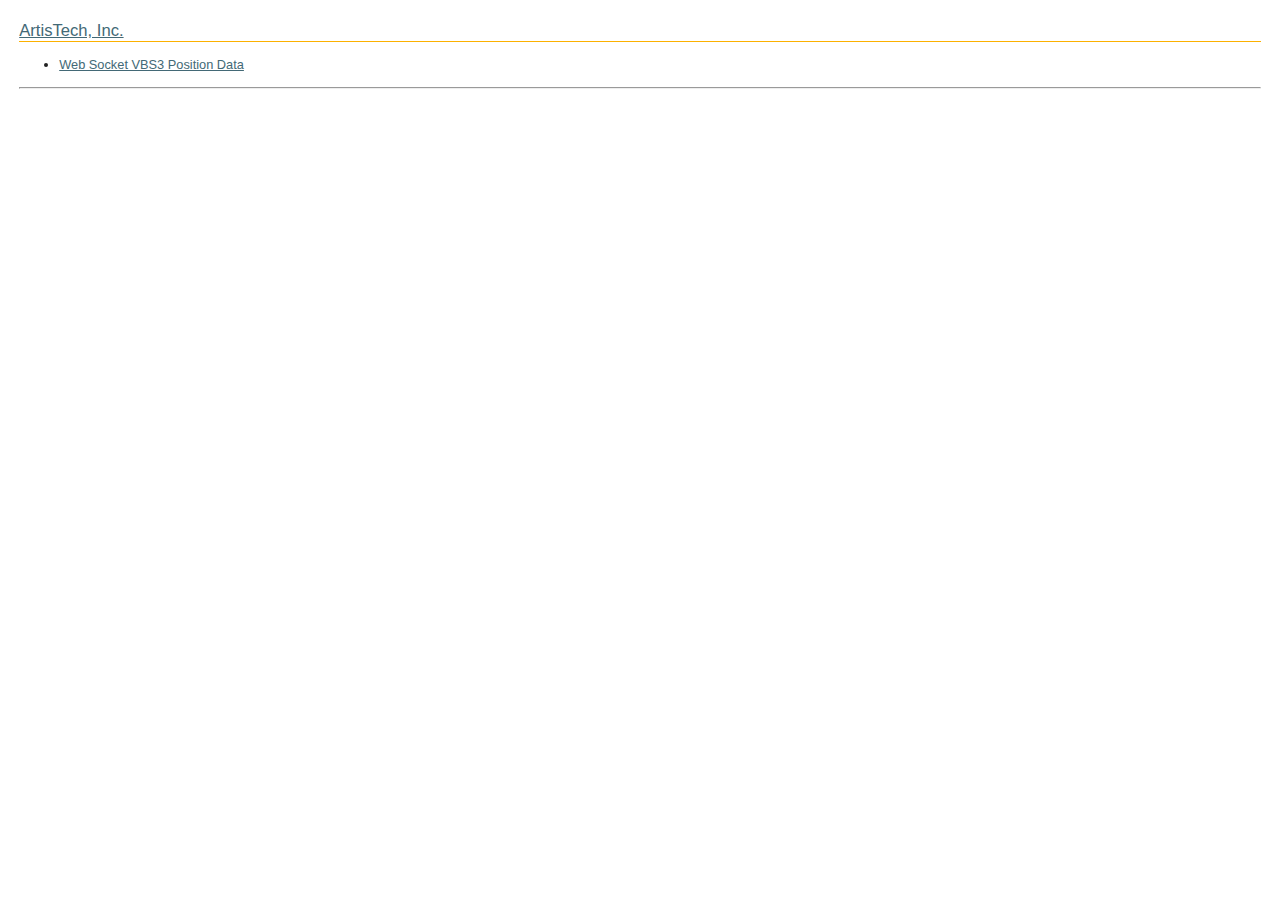
<file: vbs3-pos-subscriber/src/main/resources/com/artistech/jetty/content/index.html>
<!DOCTYPE html>
<!--
To change this license header, choose License Headers in Project Properties.
To change this template file, choose Tools | Templates
and open the template in the editor.
-->
<html>
    <head>
        <title>VBS3 - Jetty</title>
        <meta charset="UTF-8">
        <meta name="viewport" content="width=device-width, initial-scale=1.0">
        <link rel="stylesheet" href="style.css" type="text/css">
        <link rel="icon" 
              type="image/png" 
              href="favicon.png" />
    </head>
    <body>
        <div>
            <h1>
                <a href="http://artistech.com">ArtisTech, Inc.</a>
            </h1>
            <ul>
                <li><a href="ws.html">Web Socket VBS3 Position Data</a></li>
            </ul>
        </div>
        <hr />
    </body>
</html>
</file>
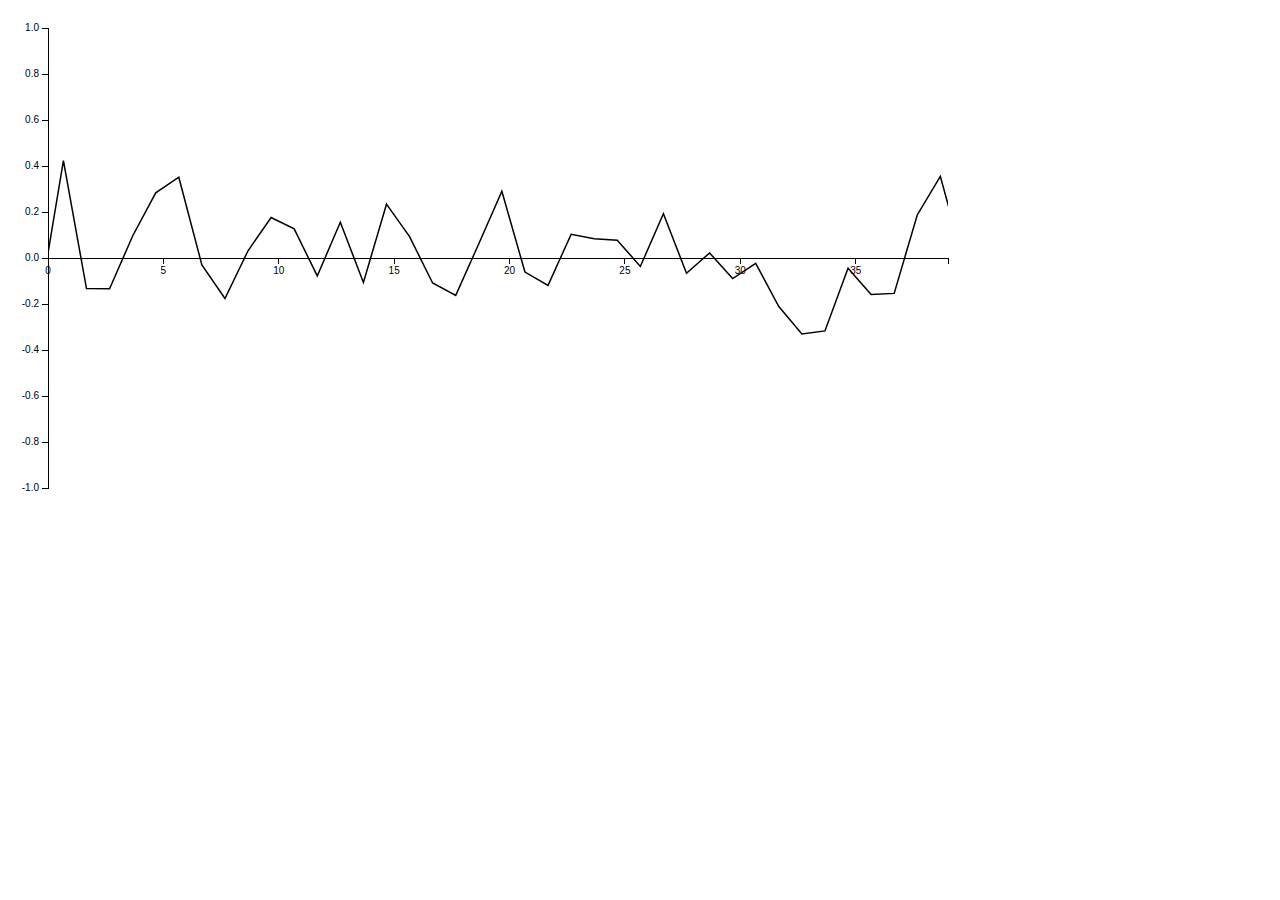
<file: vbs3-pos-subscriber/src/main/resources/com/artistech/jetty/content/d3.test.html>
<!DOCTYPE html>
<meta charset="utf-8">
<style>
svg {
  font: 10px sans-serif;
}
.line {
  fill: none;
  stroke: #000;
  stroke-width: 1.5px;
}
.axis path,
.axis line {
  fill: none;
  stroke: #000;
  shape-rendering: crispEdges;
}
</style>
<body>
<script src="./d3-3.5.6-min.js"></script>
<script>
var n = 40,
    random = d3.random.normal(0, .2),
    data = d3.range(n).map(random);
var margin = {top: 20, right: 20, bottom: 20, left: 40},
    width = 960 - margin.left - margin.right,
    height = 500 - margin.top - margin.bottom;
var x = d3.scale.linear()
            .domain([0, n - 1])
            .range([0, width]);
    var y = d3.scale.linear()
            .domain([-1, 1])
            .range([height, 0]);
    var line = d3.svg.line()
            .x(function (d, i) {
                return x(i);
            })
            .y(function (d, i) {
                return y(d);
            });
    var svg = d3.select("body").append("svg")
            .attr("width", width + margin.left + margin.right)
            .attr("height", height + margin.top + margin.bottom)
            .append("g")
            .attr("transform", "translate(" + margin.left + "," + margin.top + ")");
    svg.append("defs").append("clipPath")
            .attr("id", "clip")
            .append("rect")
            .attr("width", width)
            .attr("height", height);
    svg.append("g")
            .attr("class", "x axis")
            .attr("transform", "translate(0," + y(0) + ")")
            .call(d3.svg.axis().scale(x).orient("bottom"));
    svg.append("g")
            .attr("class", "y axis")
            .call(d3.svg.axis().scale(y).orient("left"));
    var path = svg.append("g")
            .attr("clip-path", "url(#clip)")
            .append("path")
            .datum(data)
            .attr("class", "line")
            .attr("d", line);
    tick();
    function tick() {
        // push a new data point onto the back
        data.push(random());
        // redraw the line, and slide it to the left
        path
                .attr("d", line)
                .attr("transform", null)
                .transition()
                .duration(500)
                .ease("linear")
                .attr("transform", "translate(" + x(-1) + ",0)")
                .each("end", tick);
        // pop the old data point off the front
        data.shift();
    }
</script>
</file>
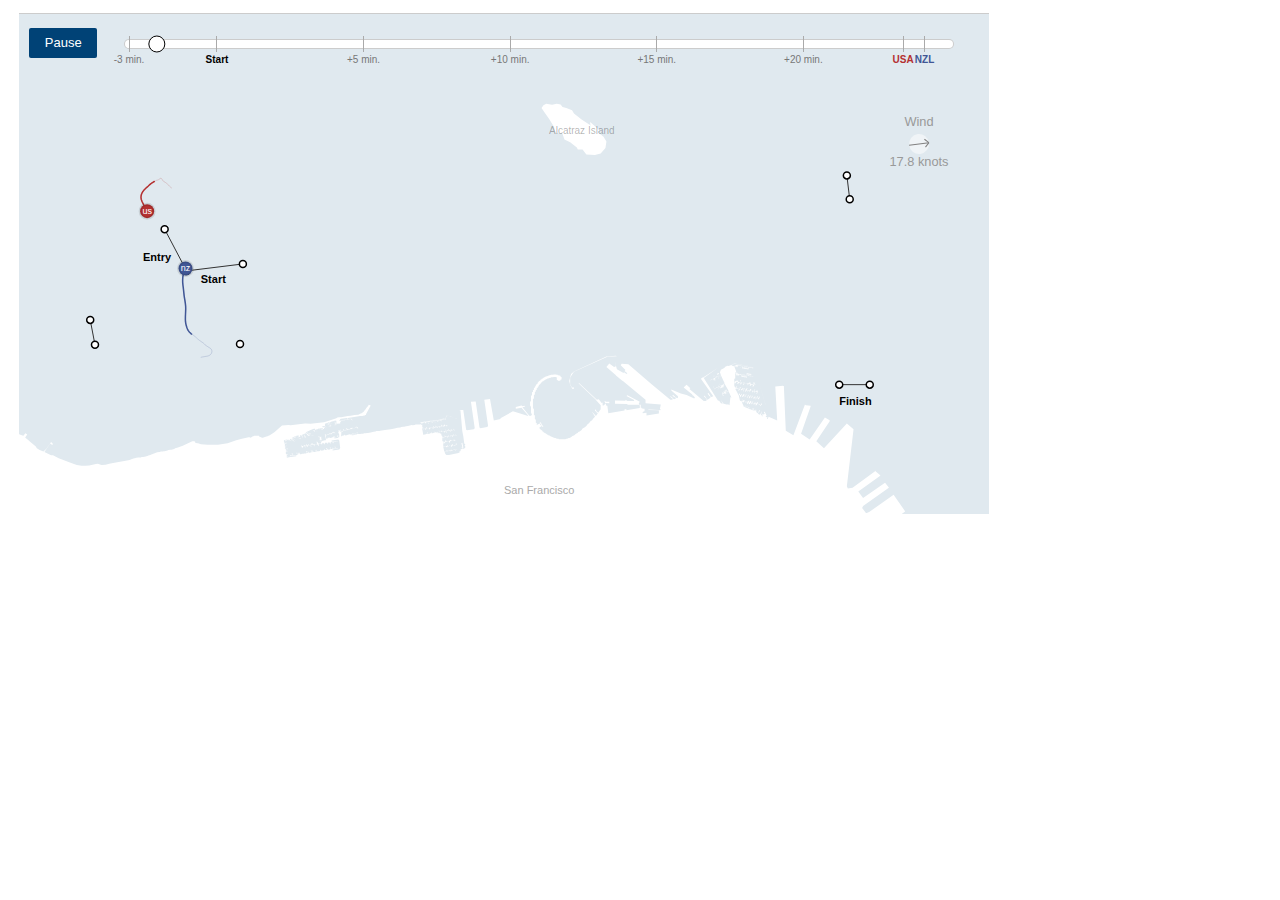
<file: vbs3-pos-subscriber/src/main/resources/com/artistech/jetty/content/map-demo.html>
<!DOCTYPE html>
<html>
    <head>
        <title>VBS3 - Map Test (D3JS)</title>
        <meta charset="UTF-8">
        <meta name="viewport" content="width=device-width, initial-scale=1.0">
        <link rel="icon" 
              type="image/png" 
              href="favicon.png" />
        <link rel="stylesheet" href="style.css" type="text/css">
        <script type="text/javascript" src="./js/d3-3.5.6-min.js"></script>
        <script type="text/javascript" src="./js/queue-1.0.7.js"></script>
        <script type="text/javascript" src="./js/topojson-1.6.19.js"></script>

        <script type="text/javascript" src="./js/Long-2.2.5-min.js"></script>
        <script type="text/javascript" src="./js/ByteBufferAB-4.0.0-min.js"></script>
        <script type="text/javascript" src="./js/ProtoBuf-4.0.0-min.js"></script>
    </head>
    <body>
        <div id="map">
            <style>
                .g-graphic {
                    position: relative;
                }

                #g-play-button {
                    position: absolute;
                    top: 15px;
                    left: 10px;
                    background: #004276;
                    padding-right: 26px;
                    border-radius: 2px;
                    border: none;
                    color: white;
                    margin: 0;
                    padding: 0 12px;
                    width: 68px;
                    cursor: pointer;
                    height: 30px;
                    font: 13px sans-serif;
                }

                #g-play-button:hover {
                    background-color: #064d84;
                }

                #g-play-button:active {
                    background-color: #002657;
                }

                .g-graphic svg {
                    border-top: solid 1px #ccc;
                    font-family: Arial;
                }

                .g-background {
                    fill: #e0e9ef;
                }

                .g-land {
                    fill: white;
                }

                .g-course {
                    fill: none;
                    stroke: #333;
                }

                .g-course-crossed {
                    stroke-dasharray: 2,3;
                }

                .g-course-points {
                    fill: #fff;
                    stroke: #000;
                    stroke-width: 1.5px;
                }

                .g-course-labels {
                    font: bold 11px sans-serif;
                    text-anchor: middle;
                    text-transform: capitalize;
                }

                .g-shoreline {
                    fill: none;
                    stroke: none;
                    stroke-width: 1px;
                    stroke-linejoin: round;
                }

                .g-trail,
                .g-track {
                    fill: none;
                    stroke: #000;
                    stroke-linejoin: round;
                    stroke-linecap: round;
                }

                .g-track {
                    stroke-opacity: .2;
                }

                .g-trail {
                    stroke-width: 1.5px;
                }

                .g-boat circle {
                    stroke: #000;
                    stroke-opacity: .1;
                    stroke-width: 3px;
                }

                .g-trail-usa,
                .g-track-usa {
                    stroke: #B43030;
                }

                .g-trail-nzl,
                .g-track-nzl {
                    stroke: #405695;
                }

                .g-boat-usa {
                    fill: #B43030;
                }

                .g-boat-nzl {
                    fill: #405695;
                }

                .g-axis .tick-special.tick-usa {
                    fill: #B43030;
                }

                .g-axis .tick-special.tick-nzl {
                    fill: #405695;
                }

                .g-boat text {
                    text-anchor: middle;
                    fill: white;
                    stroke: none;
                    font-family: Arial;
                    font-size: 9px;
                }

                .g-axis {
                    font: 10px sans-serif;
                    -webkit-user-select: none;
                    -moz-user-select: none;
                    user-select: none;
                    fill: #777;
                }

                .g-axis .domain {
                    fill: none;
                    stroke: #fff;
                    stroke-width: 8px;
                    stroke-linecap: round;
                }

                .g-axis .tick line {
                    stroke: #aaa;
                    shape-rendering: crispEdges;
                }

                .g-axis .tick-special {
                    font-weight: bold;
                    fill: black;
                }

                .g-axis .g-halo {
                    fill: none;
                    stroke: #ccc;
                    stroke-width: 10px;
                    stroke-linecap: round;
                }

                .g-slider .background {
                    cursor: ew-resize !important;
                }

                .g-slider .g-handle {
                    fill: #fff;
                    stroke: #000;
                    stroke-width: 1.0px;
                    pointer-events: none;
                }

                .g-city {
                    font-family: Arial;
                    font-size: 11px;
                    fill: #aaa;
                }

                .g-island {
                    font-family: Arial;
                    font-size: 10px;
                    fill: #000;
                    fill-opacity: 0.3;
                }

                .g-wind text {
                    text-anchor: middle;
                    fill: #999;
                }

                .g-compass circle{
                    fill: white;
                    fill-opacity: 0.5;
                    stroke: none;
                    stroke-opacity: 0.2;
                }

                .g-compass line {
                    stroke: grey;
                }

            </style>
            <div class="g-graphic">
                <button id="g-play-button">Pause</button>
            </div>
            <script>(function () {

                    var width = 970,
                            height = 500,
                            brushHeight = 60;

                    var moving,
                            minValue,
                            maxValue,
                            currentValue,
                            targetValue,
                            trailLength = 30,
                            alpha = .25;

                    var formatMinute = d3.format("+.0f");

                    var x = d3.scale.linear()
                            .range([110, width - 40])
                            .clamp(true);

                    var xTicks = {
                        "0": "Start",
                        "1404": "USA",
                        "1448": "NZL"
                    };

                    var windFormat = d3.format(".1f");

                    var xAxis = d3.svg.axis()
                            .scale(x)
                            .orient("bottom")
                            .tickFormat(function (t) {
                                return xTicks[t] || formatMinute(t / 60) + " min.";
                            })
                            .tickSize(12, 0)
                            .tickPadding(0);

                    var brush = d3.svg.brush()
                            .x(x)
                            .extent([0, 0])
                            .on("brush", brushed);

                    var projection = d3.geo.mercator()
                            .center([-122.429, 37.816])
                            .scale(700000)
                            .translate([width / 2, height / 2 + 30])
                            .clipExtent([[0, 0], [width, height + 1]])
                            .precision(0);

                    var path = d3.geo.path()
                            .projection(projection)
                            .pointRadius(3.5);

                    var playButton = d3.select("#g-play-button");

                    var svg = d3.select(".g-graphic").append("svg")
                            .attr("width", width)
                            .attr("height", height);

                    svg.append("rect")
                            .attr("class", "g-background")
                            .attr("width", width)
                            .attr("height", height + 1);

                    var slider,
                            handle,
                            track,
                            trail,
                            boat,
                            wind,
                            gate,
                            compass;

                    queue()
                            .defer(d3.json, "./data/topo.json")
                            .defer(d3.tsv, "./data/usa.tsv", type)
                            .defer(d3.tsv, "./data/nzl.tsv", type)
                            .await(ready);

                    function ready(error, topo, usa, nzl) {
                        var course = topojson.feature(topo, topo.objects.course);

                        indexOffset = -usa[0][2]; // offset from time -> index

                        var boats = [
                            {type: "LineString", id: "usa", coordinates: usa},
                            {type: "LineString", id: "nzl", coordinates: nzl}
                        ];

                        minValue = -indexOffset + trailLength;
                        maxValue = currentValue = targetValue = usa.length - indexOffset - 1;

                        x.domain([minValue, maxValue]);
                        xAxis.tickValues(d3.range(0, targetValue, 60 * 5).concat(-180, d3.keys(xTicks)));

                        svg.append("path")
                                .datum(topojson.mesh(topo, topo.objects.shoreline))
                                .attr("class", "g-shoreline")
                                .attr("d", path);

                        svg.append("path")
                                .datum(topojson.feature(topo, topo.objects.shoreline))
                                .attr("class", "g-land")
                                .attr("d", path);

                        gate = svg.append("g")
                                .attr("class", "g-course")
                                .selectAll("path")
                                .data(course.features.filter(function (d) {
                                    return d.geometry.type === "LineString";
                                }))
                                .enter().append("path")
                                .attr("class", function (d) {
                                    return "g-course-" + d.id;
                                })
                                .attr("d", path);

                        svg.append("path")
                                .datum({type: "MultiPoint", coordinates: d3.merge(course.features.map(function (d) {
                                        return d.geometry.type === "LineString" ? d.geometry.coordinates : [d.geometry.coordinates];
                                    }))})
                                .attr("class", "g-course-points")
                                .attr("d", path);

                        svg.append("g")
                                .attr("class", "g-course-labels")
                                .selectAll("text")
                                .data(topojson.feature(topo, topo.objects.labels).features)
                                .enter().append("text")
                                .attr("transform", function (d) {
                                    return "translate(" + projection(d.geometry.coordinates) + ")";
                                })
                                .attr("dy", ".35em")
                                .text(function (d) {
                                    return d.id;
                                });

                        var gX = svg.append("g")
                                .attr("class", "g-x g-axis")
                                .attr("transform", "translate(0," + brushHeight / 2 + ")")
                                .call(xAxis);

                        gX.select(".domain")
                                .select(function () {
                                    return this.parentNode.insertBefore(this.cloneNode(true), this);
                                })
                                .attr("class", "g-halo");

                        var tick = gX.selectAll(".tick")
                                .each(function () {
                                    this.parentNode.appendChild(this);
                                });

                        tick.select("line")
                                .attr("y1", -8)
                                .attr("y2", 8);

                        tick.filter(function (d) {
                            return d in xTicks;
                        }).attr("class", function (d) {
                            return "tick tick-special tick-" + xTicks[d].toLowerCase();
                        });

                        slider = svg.append("g")
                                .attr("class", "g-slider")
                                .call(brush);

                        slider.selectAll(".extent,.resize")
                                .remove();

                        slider.select(".background")
                                .attr("height", brushHeight);

                        handle = slider.append("circle")
                                .attr("class", "g-handle")
                                .attr("transform", "translate(0," + brushHeight / 2 + ")")
                                .attr("r", 8);

                        track = svg.selectAll(".g-track")
                                .data(boats)
                                .enter().append("path")
                                .attr("class", function (d) {
                                    return "g-track g-track-" + d.id;
                                });

                        trail = svg.selectAll(".g-trail")
                                .data(boats)
                                .enter().append("path")
                                .attr("class", function (d) {
                                    return "g-trail g-trail-" + d.id;
                                });

                        boat = svg.selectAll(".g-boat")
                                .data(boats)
                                .enter().append("g")
                                .attr("class", function (d) {
                                    return "g-boat g-boat-" + d.id;
                                })

                        boat.append("circle").attr("r", 7);

                        boat.append("text")
                                .text(function (d) {
                                    return d.id.substr(0, 2);
                                })
                                .attr("dy", "0.3em");

                        d3.select(window)
                                .on("keydown", keydowned);

                        wind = svg.append("g")
                                .datum(usa)
                                .attr("class", "g-wind")
                                .attr("transform", "translate(900,130)");

                        wind.append("text")
                                .attr("dy", -18)
                                .text("Wind");

                        wind.append("text")
                                .attr("class", "g-speed")
                                .attr("dy", 22)
                                .text("");

                        compass = wind.append("g")
                                .attr("class", "g-compass")

                        compass.append("circle")
                                .attr("r", 10);

                        compass.append("line")
                                .attr("x1", 0)
                                .attr("x2", 0)
                                .attr("y1", 10)
                                .attr("y2", -10);

                        compass.append("line")
                                .attr("x1", 0)
                                .attr("x2", -4)
                                .attr("y1", -10)
                                .attr("y2", -6);

                        compass.append("line")
                                .attr("x1", 0)
                                .attr("x2", 4)
                                .attr("y1", -10)
                                .attr("y2", -6);

                        svg.append("text")
                                .attr("x", width / 2)
                                .attr("y", height - 20)
                                .attr("class", "g-city")
                                .text("San Francisco");

                        svg.append("text")
                                .attr("x", 530)
                                .attr("y", 120)
                                .attr("class", "g-island")
                                .text("Alcatraz Island");

                        playButton
                                .on("click", paused)
                                .each(paused);
                    }

                    function paused() {
                        if (slider.node().__transition__) {
                            slider.interrupt();
                            this.textContent = "Play";
                        } else {
                            if (currentValue === maxValue)
                                slider
                                        .call(brush.extent([currentValue = minValue, currentValue]))
                                        .call(brush.event)
                                        .call(brushBackground);

                            targetValue = maxValue;

                            slider.transition()
                                    .duration((targetValue - currentValue) / (targetValue - minValue) * 20000)
                                    .ease("linear")
                                    .call(brush.extent([targetValue, targetValue]))
                                    .call(brush.event)
                                    .call(brushBackground);

                            this.textContent = "Pause";
                        }
                    }

                    function keydowned() {
                        if (d3.event.metaKey || d3.event.altKey)
                            return;
                        switch (d3.event.keyCode) {
                            case 37:
                                targetValue = Math.max(x.domain()[0], currentValue - trailLength);
                                break;
                            case 39:
                                targetValue = Math.min(x.domain()[1], currentValue + trailLength);
                                break;
                            default:
                                return;
                        }
                        playButton.text("Play");
                        slider.interrupt();
                        move();
                        d3.event.preventDefault();
                    }

                    function brushed() {
                        if (d3.event.sourceEvent) { // not a programmatic event
                            if (d3.event.sourceEvent.target.parentNode === this) { // clicked on the brush
                                playButton.text("Play");
                                targetValue = x.invert(d3.mouse(this)[0]);
                                move();
                            }
                        } else {
                            currentValue = brush.extent()[0];
                            handle.attr("cx", x(currentValue));
                            var i = Math.round(currentValue) + indexOffset;
                            gate.classed("g-course-crossed", function (d) {
                                return currentValue >= d.properties.time;
                            });
                            boat.attr("transform", function (d) {
                                return "translate(" + projection(d.coordinates[i]) + ")";
                            });
                            track.attr("d", function (d) {
                                return path({type: "LineString", coordinates: d.coordinates.slice(0, i + 1)});
                            });
                            trail.attr("d", function (d) {
                                return path({type: "LineString", coordinates: d.coordinates.slice(Math.max(0, i - trailLength), i + 1)});
                            });
                            wind.select(".g-speed").text(function (d) {
                                return windFormat(d[i][3]) + " knots";
                            });
                            compass.attr("transform", function (d) {
                                return "rotate(" + (180 + d[i][4]) + ")";
                            });
                        }
                    }

                    function brushBackground() {
                        slider.select(".background")
                                .attr("x", -40)
                                .attr("width", width + 40);
                    }

                    function move() {
                        var copyValue = currentValue; // detect interrupt
                        if (moving)
                            return false;
                        moving = true;

                        d3.timer(function () {
                            if (copyValue !== currentValue)
                                return !(moving = false);

                            copyValue = currentValue = Math.abs(currentValue - targetValue) < 1e-3
                                    ? targetValue
                                    : targetValue * alpha + currentValue * (1 - alpha);

                            slider
                                    .call(brush.extent([currentValue, currentValue]))
                                    .call(brush.event)
                                    .call(brushBackground);

                            return !(moving = currentValue !== targetValue);
                        });
                    }

                    function type(d) {
                        return [+d.x, +d.y, +d.t, +d.ws, +d.wd];
                    }

                })()</script>
        </div>
    </body>
</html>
</file>
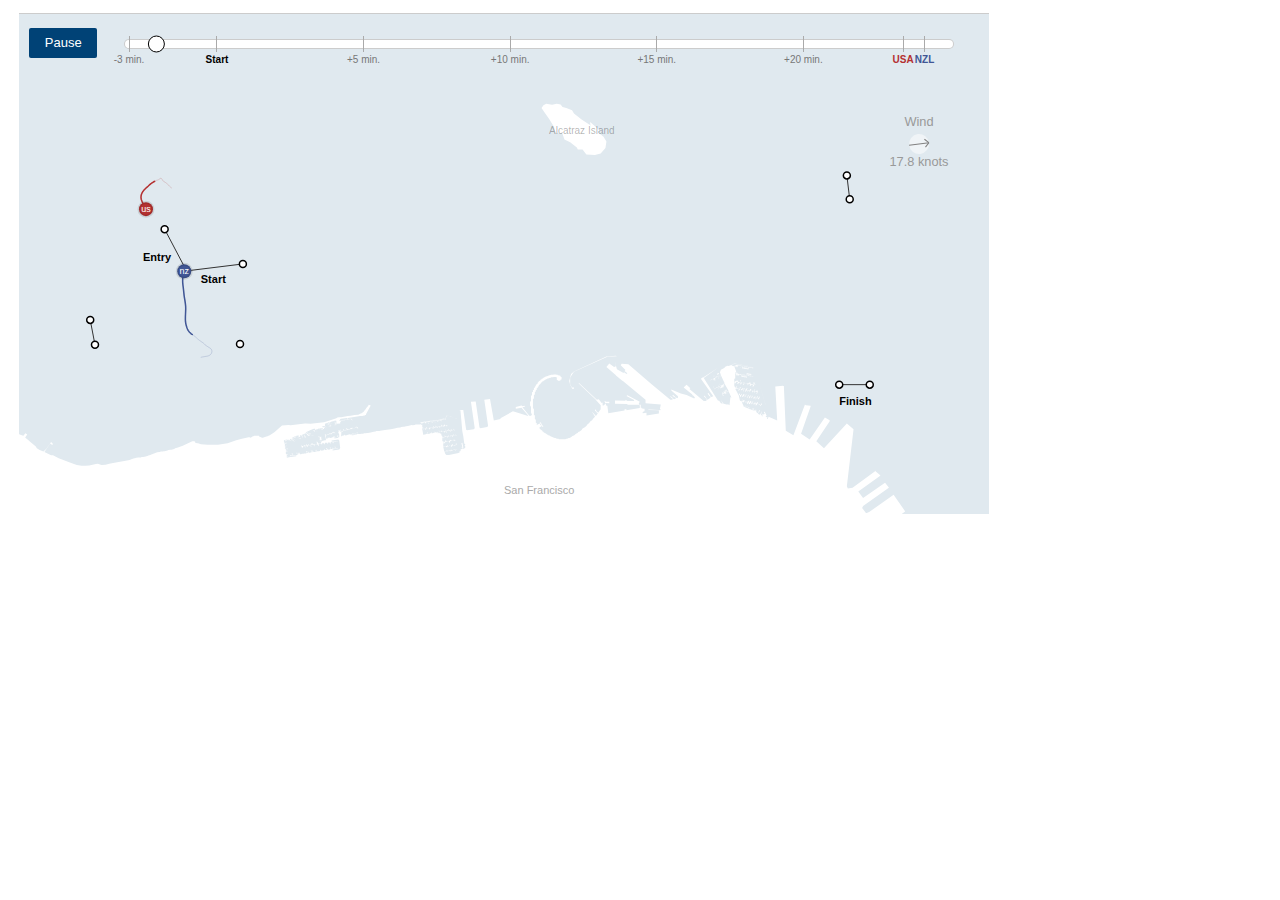
<file: vbs3-pos-subscriber/src/main/resources/com/artistech/jetty/content/map.html>
<!DOCTYPE html>
<html>
    <head>
        <title>VBS3 - Map Test (D3JS)</title>
        <meta charset="UTF-8">
        <meta name="viewport" content="width=device-width, initial-scale=1.0">
        <link rel="icon" 
              type="image/png" 
              href="favicon.png" />
        <link rel="stylesheet" href="style.css" type="text/css">
        <script type="text/javascript" src="./d3-3.5.6-min.js"></script>
        <script type="text/javascript" src="./queue-1.0.7.js"></script>
        <script type="text/javascript" src="./topojson-1.6.19.js"></script>

        <script type="text/javascript" src="./Long-2.2.5-min.js"></script>
        <script type="text/javascript" src="./ByteBufferAB-4.0.0-min.js"></script>
        <script type="text/javascript" src="./ProtoBuf-4.0.0-min.js"></script>
    </head>
    <body>
        <div id="map">
            <style>
                .g-graphic {
                    position: relative;
                }

                #g-play-button {
                    position: absolute;
                    top: 15px;
                    left: 10px;
                    background: #004276;
                    padding-right: 26px;
                    border-radius: 2px;
                    border: none;
                    color: white;
                    margin: 0;
                    padding: 0 12px;
                    width: 68px;
                    cursor: pointer;
                    height: 30px;
                    font: 13px sans-serif;
                }

                #g-play-button:hover {
                    background-color: #064d84;
                }

                #g-play-button:active {
                    background-color: #002657;
                }

                .g-graphic svg {
                    border-top: solid 1px #ccc;
                    font-family: Arial;
                }

                .g-background {
                    fill: #e0e9ef;
                }

                .g-land {
                    fill: white;
                }

                .g-course {
                    fill: none;
                    stroke: #333;
                }

                .g-course-crossed {
                    stroke-dasharray: 2,3;
                }

                .g-course-points {
                    fill: #fff;
                    stroke: #000;
                    stroke-width: 1.5px;
                }

                .g-course-labels {
                    font: bold 11px sans-serif;
                    text-anchor: middle;
                    text-transform: capitalize;
                }

                .g-shoreline {
                    fill: none;
                    stroke: none;
                    stroke-width: 1px;
                    stroke-linejoin: round;
                }

                .g-trail,
                .g-track {
                    fill: none;
                    stroke: #000;
                    stroke-linejoin: round;
                    stroke-linecap: round;
                }

                .g-track {
                    stroke-opacity: .2;
                }

                .g-trail {
                    stroke-width: 1.5px;
                }

                .g-boat circle {
                    stroke: #000;
                    stroke-opacity: .1;
                    stroke-width: 3px;
                }

                .g-trail-usa,
                .g-track-usa {
                    stroke: #B43030;
                }

                .g-trail-nzl,
                .g-track-nzl {
                    stroke: #405695;
                }

                .g-boat-usa {
                    fill: #B43030;
                }

                .g-boat-nzl {
                    fill: #405695;
                }

                .g-axis .tick-special.tick-usa {
                    fill: #B43030;
                }

                .g-axis .tick-special.tick-nzl {
                    fill: #405695;
                }

                .g-boat text {
                    text-anchor: middle;
                    fill: white;
                    stroke: none;
                    font-family: Arial;
                    font-size: 9px;
                }

                .g-axis {
                    font: 10px sans-serif;
                    -webkit-user-select: none;
                    -moz-user-select: none;
                    user-select: none;
                    fill: #777;
                }

                .g-axis .domain {
                    fill: none;
                    stroke: #fff;
                    stroke-width: 8px;
                    stroke-linecap: round;
                }

                .g-axis .tick line {
                    stroke: #aaa;
                    shape-rendering: crispEdges;
                }

                .g-axis .tick-special {
                    font-weight: bold;
                    fill: black;
                }

                .g-axis .g-halo {
                    fill: none;
                    stroke: #ccc;
                    stroke-width: 10px;
                    stroke-linecap: round;
                }

                .g-slider .background {
                    cursor: ew-resize !important;
                }

                .g-slider .g-handle {
                    fill: #fff;
                    stroke: #000;
                    stroke-width: 1.0px;
                    pointer-events: none;
                }

                .g-city {
                    font-family: Arial;
                    font-size: 11px;
                    fill: #aaa;
                }

                .g-island {
                    font-family: Arial;
                    font-size: 10px;
                    fill: #000;
                    fill-opacity: 0.3;
                }

                .g-wind text {
                    text-anchor: middle;
                    fill: #999;
                }

                .g-compass circle{
                    fill: white;
                    fill-opacity: 0.5;
                    stroke: none;
                    stroke-opacity: 0.2;
                }

                .g-compass line {
                    stroke: grey;
                }

            </style>
            <div class="g-graphic">
                <button id="g-play-button">Pause</button>
            </div>
            <script>(function () {

                    var width = 970,
                            height = 500,
                            brushHeight = 60;

                    var moving,
                            minValue,
                            maxValue,
                            currentValue,
                            targetValue,
                            trailLength = 30,
                            alpha = .25;

                    var formatMinute = d3.format("+.0f");

                    var x = d3.scale.linear()
                            .range([110, width - 40])
                            .clamp(true);

                    var xTicks = {
                        "0": "Start",
                        "1404": "USA",
                        "1448": "NZL"
                    };

                    var windFormat = d3.format(".1f");

                    var xAxis = d3.svg.axis()
                            .scale(x)
                            .orient("bottom")
                            .tickFormat(function (t) {
                                return xTicks[t] || formatMinute(t / 60) + " min.";
                            })
                            .tickSize(12, 0)
                            .tickPadding(0);

                    var brush = d3.svg.brush()
                            .x(x)
                            .extent([0, 0])
                            .on("brush", brushed);

                    var projection = d3.geo.mercator()
                            .center([-122.429, 37.816])
                            .scale(700000)
                            .translate([width / 2, height / 2 + 30])
                            .clipExtent([[0, 0], [width, height + 1]])
                            .precision(0);

                    var path = d3.geo.path()
                            .projection(projection)
                            .pointRadius(3.5);

                    var playButton = d3.select("#g-play-button");

                    var svg = d3.select(".g-graphic").append("svg")
                            .attr("width", width)
                            .attr("height", height);

                    svg.append("rect")
                            .attr("class", "g-background")
                            .attr("width", width)
                            .attr("height", height + 1);

                    var slider,
                            handle,
                            track,
                            trail,
                            boat,
                            wind,
                            gate,
                            compass;

                    queue()
                            .defer(d3.json, "./topo.json")
                            .defer(d3.tsv, "./usa.tsv", type)
                            .defer(d3.tsv, "./nzl.tsv", type)
                            .await(ready);

                    function ready(error, topo, usa, nzl) {
                        var course = topojson.feature(topo, topo.objects.course);

                        indexOffset = -usa[0][2]; // offset from time -> index

                        var boats = [
                            {type: "LineString", id: "usa", coordinates: usa},
                            {type: "LineString", id: "nzl", coordinates: nzl}
                        ];

                        minValue = -indexOffset + trailLength;
                        maxValue = currentValue = targetValue = usa.length - indexOffset - 1;

                        x.domain([minValue, maxValue]);
                        xAxis.tickValues(d3.range(0, targetValue, 60 * 5).concat(-180, d3.keys(xTicks)));

                        svg.append("path")
                                .datum(topojson.mesh(topo, topo.objects.shoreline))
                                .attr("class", "g-shoreline")
                                .attr("d", path);

                        svg.append("path")
                                .datum(topojson.feature(topo, topo.objects.shoreline))
                                .attr("class", "g-land")
                                .attr("d", path);

                        gate = svg.append("g")
                                .attr("class", "g-course")
                                .selectAll("path")
                                .data(course.features.filter(function (d) {
                                    return d.geometry.type === "LineString";
                                }))
                                .enter().append("path")
                                .attr("class", function (d) {
                                    return "g-course-" + d.id;
                                })
                                .attr("d", path);

                        svg.append("path")
                                .datum({type: "MultiPoint", coordinates: d3.merge(course.features.map(function (d) {
                                        return d.geometry.type === "LineString" ? d.geometry.coordinates : [d.geometry.coordinates];
                                    }))})
                                .attr("class", "g-course-points")
                                .attr("d", path);

                        svg.append("g")
                                .attr("class", "g-course-labels")
                                .selectAll("text")
                                .data(topojson.feature(topo, topo.objects.labels).features)
                                .enter().append("text")
                                .attr("transform", function (d) {
                                    return "translate(" + projection(d.geometry.coordinates) + ")";
                                })
                                .attr("dy", ".35em")
                                .text(function (d) {
                                    return d.id;
                                });

                        var gX = svg.append("g")
                                .attr("class", "g-x g-axis")
                                .attr("transform", "translate(0," + brushHeight / 2 + ")")
                                .call(xAxis);

                        gX.select(".domain")
                                .select(function () {
                                    return this.parentNode.insertBefore(this.cloneNode(true), this);
                                })
                                .attr("class", "g-halo");

                        var tick = gX.selectAll(".tick")
                                .each(function () {
                                    this.parentNode.appendChild(this);
                                });

                        tick.select("line")
                                .attr("y1", -8)
                                .attr("y2", 8);

                        tick.filter(function (d) {
                            return d in xTicks;
                        })
                                .attr("class", function (d) {
                                    return "tick tick-special tick-" + xTicks[d].toLowerCase();
                                });

                        slider = svg.append("g")
                                .attr("class", "g-slider")
                                .call(brush);

                        slider.selectAll(".extent,.resize")
                                .remove();

                        slider.select(".background")
                                .attr("height", brushHeight);

                        handle = slider.append("circle")
                                .attr("class", "g-handle")
                                .attr("transform", "translate(0," + brushHeight / 2 + ")")
                                .attr("r", 8);

                        track = svg.selectAll(".g-track")
                                .data(boats)
                                .enter().append("path")
                                .attr("class", function (d) {
                                    return "g-track g-track-" + d.id;
                                });

                        trail = svg.selectAll(".g-trail")
                                .data(boats)
                                .enter().append("path")
                                .attr("class", function (d) {
                                    return "g-trail g-trail-" + d.id;
                                });

                        boat = svg.selectAll(".g-boat")
                                .data(boats)
                                .enter().append("g")
                                .attr("class", function (d) {
                                    return "g-boat g-boat-" + d.id;
                                })

                        boat.append("circle").attr("r", 7);

                        boat.append("text")
                                .text(function (d) {
                                    return d.id.substr(0, 2);
                                })
                                .attr("dy", "0.3em")

                        d3.select(window)
                                .on("keydown", keydowned);

                        wind = svg.append("g")
                                .datum(usa)
                                .attr("class", "g-wind")
                                .attr("transform", "translate(900,130)");

                        wind.append("text")
                                .attr("dy", -18)
                                .text("Wind");

                        wind.append("text")
                                .attr("class", "g-speed")
                                .attr("dy", 22)
                                .text("");

                        compass = wind.append("g")
                                .attr("class", "g-compass")

                        compass.append("circle")
                                .attr("r", 10)

                        compass.append("line")
                                .attr("x1", 0)
                                .attr("x2", 0)
                                .attr("y1", 10)
                                .attr("y2", -10);

                        compass.append("line")
                                .attr("x1", 0)
                                .attr("x2", -4)
                                .attr("y1", -10)
                                .attr("y2", -6)

                        compass.append("line")
                                .attr("x1", 0)
                                .attr("x2", 4)
                                .attr("y1", -10)
                                .attr("y2", -6)

                        svg.append("text")
                                .attr("x", width / 2)
                                .attr("y", height - 20)
                                .attr("class", "g-city")
                                .text("San Francisco");

                        svg.append("text")
                                .attr("x", 530)
                                .attr("y", 120)
                                .attr("class", "g-island")
                                .text("Alcatraz Island");

                        playButton
                                .on("click", paused)
                                .each(paused);
                    }

                    function paused() {
                        if (slider.node().__transition__) {
                            slider.interrupt();
                            this.textContent = "Play";
                        } else {
                            if (currentValue === maxValue)
                                slider
                                        .call(brush.extent([currentValue = minValue, currentValue]))
                                        .call(brush.event)
                                        .call(brushBackground);

                            targetValue = maxValue;

                            slider.transition()
                                    .duration((targetValue - currentValue) / (targetValue - minValue) * 20000)
                                    .ease("linear")
                                    .call(brush.extent([targetValue, targetValue]))
                                    .call(brush.event)
                                    .call(brushBackground);

                            this.textContent = "Pause";
                        }
                    }

                    function keydowned() {
                        if (d3.event.metaKey || d3.event.altKey)
                            return;
                        switch (d3.event.keyCode) {
                            case 37:
                                targetValue = Math.max(x.domain()[0], currentValue - trailLength);
                                break;
                            case 39:
                                targetValue = Math.min(x.domain()[1], currentValue + trailLength);
                                break;
                            default:
                                return;
                        }
                        playButton.text("Play");
                        slider.interrupt();
                        move();
                        d3.event.preventDefault();
                    }

                    function brushed() {
                        if (d3.event.sourceEvent) { // not a programmatic event
                            if (d3.event.sourceEvent.target.parentNode === this) { // clicked on the brush
                                playButton.text("Play");
                                targetValue = x.invert(d3.mouse(this)[0]);
                                move();
                            }
                        } else {
                            currentValue = brush.extent()[0];
                            handle.attr("cx", x(currentValue));
                            var i = Math.round(currentValue) + indexOffset;
                            gate.classed("g-course-crossed", function (d) {
                                return currentValue >= d.properties.time;
                            });
                            boat.attr("transform", function (d) {
                                return "translate(" + projection(d.coordinates[i]) + ")";
                            });
                            track.attr("d", function (d) {
                                return path({type: "LineString", coordinates: d.coordinates.slice(0, i + 1)});
                            });
                            trail.attr("d", function (d) {
                                return path({type: "LineString", coordinates: d.coordinates.slice(Math.max(0, i - trailLength), i + 1)});
                            });
                            wind.select(".g-speed").text(function (d) {
                                return windFormat(d[i][3]) + " knots";
                            });
                            compass.attr("transform", function (d) {
                                return "rotate(" + (180 + d[i][4]) + ")";
                            });
                        }
                    }

                    function brushBackground() {
                        slider.select(".background")
                                .attr("x", -40)
                                .attr("width", width + 40);
                    }

                    function move() {
                        var copyValue = currentValue; // detect interrupt
                        if (moving)
                            return false;
                        moving = true;

                        d3.timer(function () {
                            if (copyValue !== currentValue)
                                return !(moving = false);

                            copyValue = currentValue = Math.abs(currentValue - targetValue) < 1e-3
                                    ? targetValue
                                    : targetValue * alpha + currentValue * (1 - alpha);

                            slider
                                    .call(brush.extent([currentValue, currentValue]))
                                    .call(brush.event)
                                    .call(brushBackground);

                            return !(moving = currentValue !== targetValue);
                        });
                    }

                    function type(d) {
                        return [+d.x, +d.y, +d.t, +d.ws, +d.wd];
                    }

                })()</script>
        </div>
    </body>
</html>
</file>
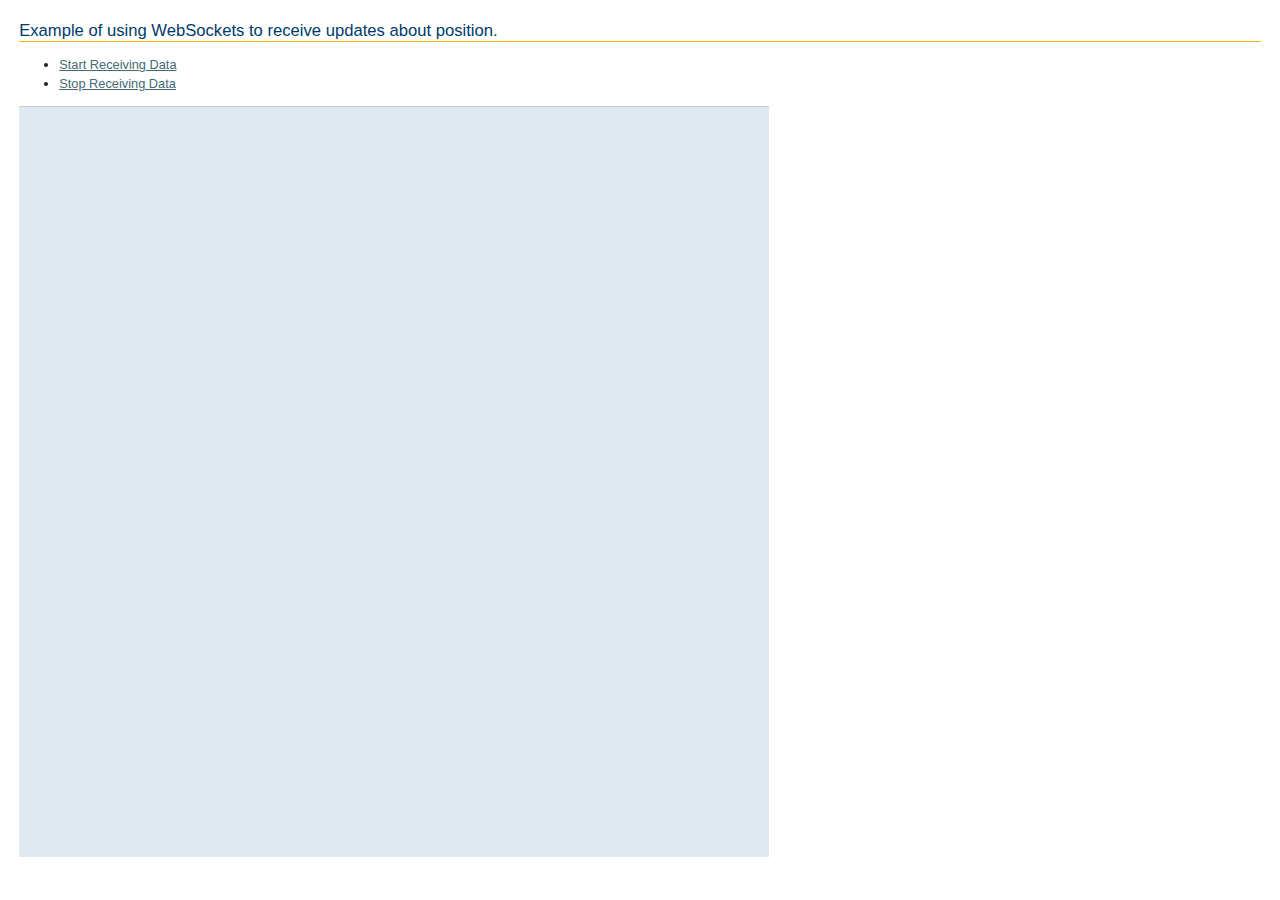
<file: vbs3-pos-subscriber/src/main/resources/com/artistech/jetty/content/vbs3_map.html>
<!DOCTYPE html>
<html>
    <head>
        <title>VBS3 - Map Test (D3JS)</title>
        <meta charset="UTF-8">
        <meta name="viewport" content="width=device-width, initial-scale=1.0">
        <link rel="icon" 
              type="image/png" 
              href="favicon.png" />
        <link rel="stylesheet" href="style.css" type="text/css">
        <script type="text/javascript" src="./d3-3.5.6-min.js"></script>
        <script type="text/javascript" src="./queue-1.0.7.js"></script>
        <script type="text/javascript" src="./topojson-1.6.19.js"></script>

        <script type="text/javascript" src="./Long-2.2.5-min.js"></script>
        <script type="text/javascript" src="./ByteBufferAB-4.0.0-min.js"></script>
        <script type="text/javascript" src="./ProtoBuf-4.0.0-min.js"></script>
        <script type="text/javascript">
            if (typeof dcodeIO === 'undefined' || !dcodeIO.ProtoBuf) {
                throw(new Error("ProtoBuf.js is not present. Please see www/index.html for manual setup instructions."));
            }
            // Initialize ProtoBuf.js
            var ProtoBuf = dcodeIO.ProtoBuf;
            var Position = ProtoBuf.loadProtoFile("./Vbs3GetPos.proto").build("VBS3.Position");
            var ws = null;

            function webSocketTest()
            {
                if (ws === null) {
                    // Let us open a web socket
                    ws = new WebSocket("ws://localhost:8888/getpos");
                    ws.binaryType = "arraybuffer";

                    ws.onopen = function ()
                    {
                        connected = true;
                        // Web Socket is connected, send data using send()
                        console.log("Connected...");
                        //ws.send("Message to send");
                        //alert("Message is sent...");
                    };

                    ws.onmessage = function (evt)
                    {
                        try {
                            var msg = Position.decode(evt.data);
                            msg.id = msg.id.replace(/\"/g, "");
                            msg.id = "#player_" + msg.id;
                            createPlayer(msg);
                            movePlayer(msg);
                            rotatePlayer(msg);
//                            createDirDial(msg.id);
//                            console.log("id: " + msg.id);
//                            console.log("x: " + msg.x);
//                            console.log("y: " + msg.y);
//                            console.log("z: " + msg.z);
//                            console.log("dir: " + msg.deltaT);
//                            console.log("deltaT: " + msg.dir);
//                            console.log("worldCenterX: " + msg.worldCenterX);
//                            console.log("worldCenterY: " + msg.worldCenterY);
//                            direction_indicators[msg.id](msg);
                        } catch (err) {
                            console.log(err);
                        }
                    };

                    ws.onclose = function ()
                    {
                        ws = null;
                        console.log("Connection is closed...");
                        // websocket is closed.
                        //alert("Connection is closed..."); 
                    };
                }
            }
            function stopWebSocketTest() {
                if (ws !== null) {
                    ws.close();
                    ws = null;
                } else {
                    console.log("Connection already closed...");
                }
            }
        </script>
        <style>
            .g-graphic {
                position: relative;
            }

            #g-play-button {
                position: absolute;
                top: 15px;
                left: 10px;
                background: #004276;
                padding-right: 26px;
                border-radius: 2px;
                border: none;
                color: white;
                margin: 0;
                padding: 0 12px;
                width: 68px;
                cursor: pointer;
                height: 30px;
                font: 13px sans-serif;
            }

            #g-play-button:hover {
                background-color: #064d84;
            }

            #g-play-button:active {
                background-color: #002657;
            }

            .g-graphic svg {
                border-top: solid 1px #ccc;
                font-family: Arial;
            }

            .g-background {
                fill: #e0e9ef;
            }

            .g-land {
                fill: white;
            }

            .g-course {
                fill: none;
                stroke: #333;
            }

            .g-course-crossed {
                stroke-dasharray: 2,3;
            }

            .g-course-points {
                fill: #fff;
                stroke: #000;
                stroke-width: 1.5px;
            }

            .g-course-labels {
                font: bold 11px sans-serif;
                text-anchor: middle;
                text-transform: capitalize;
            }

            .g-shoreline {
                fill: none;
                stroke: none;
                stroke-width: 1px;
                stroke-linejoin: round;
            }

            .g-trail,
            .g-track {
                fill: none;
                stroke: #000;
                stroke-linejoin: round;
                stroke-linecap: round;
            }

            .g-track {
                stroke-opacity: .2;
            }

            .g-trail {
                stroke-width: 1.5px;
            }

            .g-boat circle {
                stroke: #000;
                stroke-opacity: .1;
                stroke-width: 3px;
            }

            .g-trail-usa,
            .g-track-usa {
                stroke: #B43030;
            }

            .g-trail-nzl,
            .g-track-nzl {
                stroke: #405695;
            }

            .g-boat-usa {
                fill: #B43030;
            }

            .g-boat-nzl {
                fill: #405695;
            }

            .g-axis .tick-special.tick-usa {
                fill: #B43030;
            }

            .g-axis .tick-special.tick-nzl {
                fill: #405695;
            }

            .g-boat text {
                text-anchor: middle;
                fill: white;
                stroke: none;
                font-family: Arial;
                font-size: 9px;
            }

            .g-axis {
                font: 10px sans-serif;
                -webkit-user-select: none;
                -moz-user-select: none;
                user-select: none;
                fill: #777;
            }

            .g-axis .domain {
                fill: none;
                stroke: #fff;
                stroke-width: 8px;
                stroke-linecap: round;
            }

            .g-axis .tick line {
                stroke: #aaa;
                shape-rendering: crispEdges;
            }

            .g-axis .tick-special {
                font-weight: bold;
                fill: black;
            }

            .g-axis .g-halo {
                fill: none;
                stroke: #ccc;
                stroke-width: 10px;
                stroke-linecap: round;
            }

            .g-slider .background {
                cursor: ew-resize !important;
            }

            .g-slider .g-handle {
                fill: #fff;
                stroke: #000;
                stroke-width: 1.0px;
                pointer-events: none;
            }

            .g-city {
                font-family: Arial;
                font-size: 11px;
                fill: #aaa;
            }

            .g-island {
                font-family: Arial;
                font-size: 10px;
                fill: #000;
                fill-opacity: 0.3;
            }

            .g-wind text {
                text-anchor: middle;
                fill: #999;
            }

            .g-compass circle{
                fill: white;
                fill-opacity: 0.5;
                stroke: none;
                stroke-opacity: 0.2;
            }

            .g-compass line {
                stroke: grey;
            }
        </style>
    </head>
    <body>
        <div id="map">
            <h1>Example of using WebSockets to receive updates about position.</h1>
            <ul>
                <li><a href="javascript:webSocketTest()">Start Receiving Data</a></li>
                <li><a href="javascript:stopWebSocketTest()">Stop Receiving Data</a></li>
            </ul>
            <div class="g-graphic">
            </div>
            <script>
                var created_players = {};
                var width = 750,
                        height = 750,
                        brushHeight = 60;

                var moving,
                        minValue,
                        maxValue,
                        currentValue,
                        targetValue,
                        trailLength = 30,
                        alpha = .25;

                function projection(msg) {
                    var w = msg.worldCenterX * 2;
                    var h = msg.worldCenterY * 2;
                    var wRatio = width / w;
                    var hRatio = height / h;
                    var x = wRatio * msg.x;
                    var y = height - (hRatio * msg.y);
                    return [x, y];
                }

                var path = d3.geo.path()
                        .pointRadius(3.5);

                var svg = d3.select(".g-graphic").append("svg")
                        .attr("width", width)
                        .attr("height", height);

                svg.append("rect")
                        .attr("class", "g-background")
                        .attr("width", width)
                        .attr("height", height + 1);

                function movePlayer(msg) {
                    var proj = projection(msg);
                    created_players[msg.id].boat.attr("transform", "translate(" + proj + ")");
                }
                function rotatePlayer(msg) {
                    var rot = msg.dir;
                    created_players[msg.id].compass.attr("transform", "rotate(" + rot + ")");
                }

                function createPlayer(msg) {
                    if (msg.id in created_players) {
                        return created_players[msg.id];
                    }
                    var boats = [
                        {type: "LineString", id: msg.id, data: msg}
                    ];
                    var track = svg.selectAll(".g-track")
                            .data(boats)
                            .enter().append("path")
                            .attr("class", function (d) {
                                return "g-track g-track-" + d.id;
                            });

                    var trail = svg.selectAll(".g-trail")
                            .data(boats)
                            .enter().append("path")
                            .attr("class", function (d) {
                                return "g-trail g-trail-" + d.id;
                            });

                    var boat = svg.selectAll(".g-boat")
                            .data(boats)
                            .enter().append("g")
                            .attr("id", function (d) {
                                return "g-boat-" + d.id;
                            })
                            .attr("class", function (d) {
                                return "g-boat g-boat-" + d.id;
                            });

                    var compass = boat.append("g")
                            .attr("class", "g-compass")
                            .attr("id", function (d) {
                                return "g-compass-" + d.id;
                            });

                    compass.append("circle")
                            .attr("r", 10);

                    compass.append("line")
                            .attr("x1", 0)
                            .attr("x2", 0)
                            .attr("y1", 10)
                            .attr("y2", -10);

                    compass.append("line")
                            .attr("x1", 0)
                            .attr("x2", -4)
                            .attr("y1", -10)
                            .attr("y2", -6);

                    compass.append("line")
                            .attr("x1", 0)
                            .attr("x2", 4)
                            .attr("y1", -10)
                            .attr("y2", -6);
                    console.log("created player: " + msg.id);
                    created_players[msg.id] = new Object();
                    created_players[msg.id].boat = boat;
                    created_players[msg.id].track = track;
                    created_players[msg.id].trail = trail;
                    created_players[msg.id].compass = compass;
                    return created_players[msg.id];
                }
            </script>
        </div>
    </body>
</html>
</file>
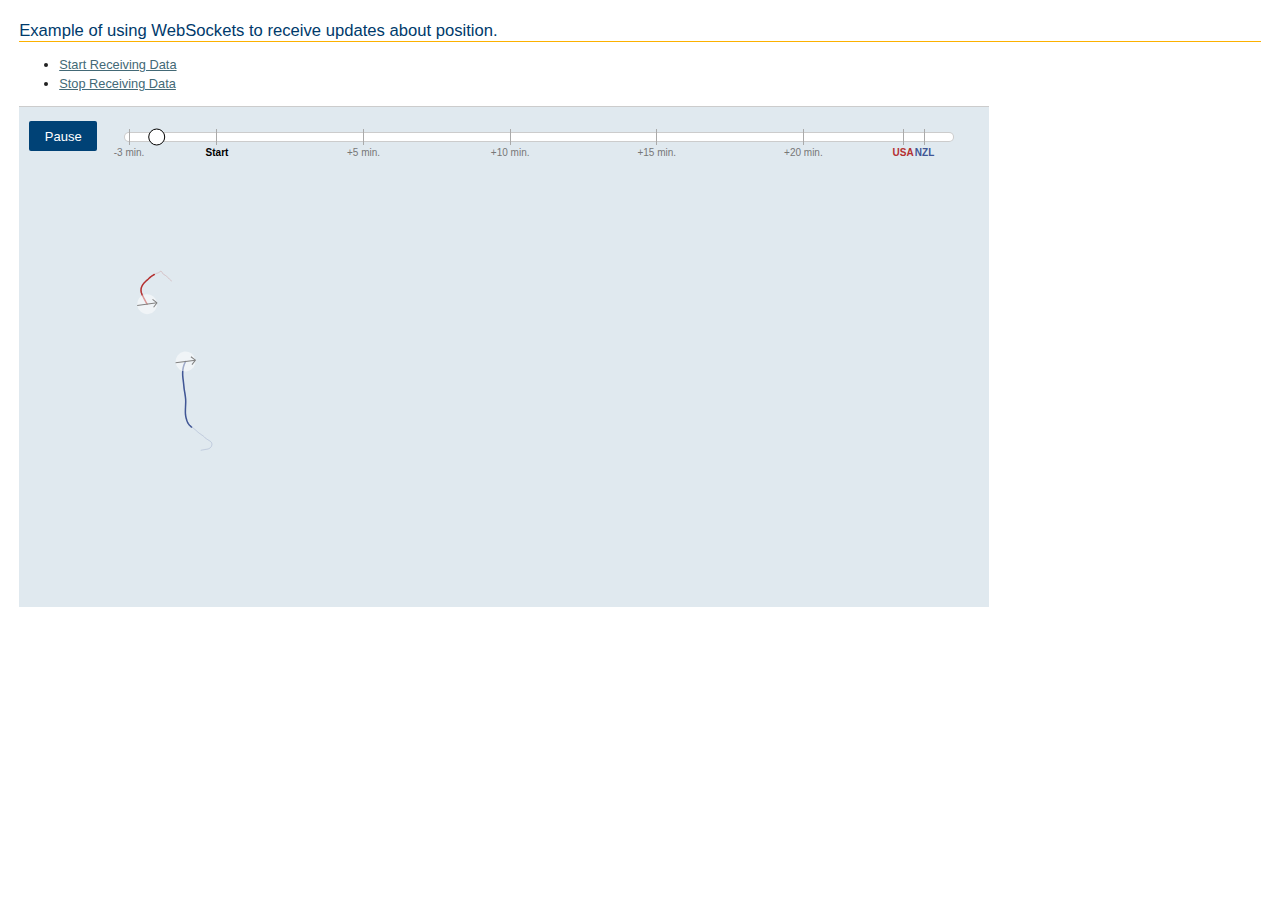
<file: vbs3-pos-subscriber/src/main/resources/com/artistech/jetty/content/vbs3_map_a.html>
<!DOCTYPE html>
<html>
    <head>
        <title>VBS3 - Map Test (D3JS)</title>
        <meta charset="UTF-8">
        <meta name="viewport" content="width=device-width, initial-scale=1.0">
        <link rel="icon" 
              type="image/png" 
              href="favicon.png" />
        <link rel="stylesheet" href="style.css" type="text/css">
        <script type="text/javascript" src="./d3-3.5.6-min.js"></script>
        <script type="text/javascript" src="./queue-1.0.7.js"></script>
        <script type="text/javascript" src="./topojson-1.6.19.js"></script>

        <script type="text/javascript" src="./Long-2.2.5-min.js"></script>
        <script type="text/javascript" src="./ByteBufferAB-4.0.0-min.js"></script>
        <script type="text/javascript" src="./ProtoBuf-4.0.0-min.js"></script>
        <script type="text/javascript">
            if (typeof dcodeIO === 'undefined' || !dcodeIO.ProtoBuf) {
                throw(new Error("ProtoBuf.js is not present. Please see www/index.html for manual setup instructions."));
            }
            // Initialize ProtoBuf.js
            var ProtoBuf = dcodeIO.ProtoBuf;
            var Position = ProtoBuf.loadProtoFile("./Vbs3GetPos.proto").build("VBS3.Position");
            var ws = null;

            function webSocketTest()
            {
                if (ws === null) {
                    // Let us open a web socket
                    ws = new WebSocket("ws://localhost:8888/getpos");
                    ws.binaryType = "arraybuffer";

                    ws.onopen = function ()
                    {
                        connected = true;
                        // Web Socket is connected, send data using send()
                        console.log("Connected...");
                        //ws.send("Message to send");
                        //alert("Message is sent...");
                    };

                    ws.onmessage = function (evt)
                    {
                        try {
                            var msg = Position.decode(evt.data);
                            msg.id = msg.id.replace(/\"/g, "");
                            msg.id = "#player_" + msg.id;
//                            createDirDial(msg.id);
//                            console.log("id: " + msg.id);
//                            console.log("x: " + msg.x);
//                            console.log("y: " + msg.y);
//                            console.log("z: " + msg.z);
//                            console.log("dir: " + msg.deltaT);
//                            console.log("deltaT: " + msg.dir);
//                            console.log("worldCenterX: " + msg.worldCenterX);
//                            console.log("worldCenterY: " + msg.worldCenterY);
//                            direction_indicators[msg.id](msg);
                        } catch (err) {
                            console.log(err);
                        }
                    };

                    ws.onclose = function ()
                    {
                        ws = null;
                        console.log("Connection is closed...");
                        // websocket is closed.
                        //alert("Connection is closed..."); 
                    };
                }
            }
            function stopWebSocketTest() {
                if (ws !== null) {
                    ws.close();
                    ws = null;
                } else {
                    console.log("Connection already closed...");
                }
            }
        </script>
        <style>
            .g-graphic {
                position: relative;
            }

            #g-play-button {
                position: absolute;
                top: 15px;
                left: 10px;
                background: #004276;
                padding-right: 26px;
                border-radius: 2px;
                border: none;
                color: white;
                margin: 0;
                padding: 0 12px;
                width: 68px;
                cursor: pointer;
                height: 30px;
                font: 13px sans-serif;
            }

            #g-play-button:hover {
                background-color: #064d84;
            }

            #g-play-button:active {
                background-color: #002657;
            }

            .g-graphic svg {
                border-top: solid 1px #ccc;
                font-family: Arial;
            }

            .g-background {
                fill: #e0e9ef;
            }

            .g-land {
                fill: white;
            }

            .g-course {
                fill: none;
                stroke: #333;
            }

            .g-course-crossed {
                stroke-dasharray: 2,3;
            }

            .g-course-points {
                fill: #fff;
                stroke: #000;
                stroke-width: 1.5px;
            }

            .g-course-labels {
                font: bold 11px sans-serif;
                text-anchor: middle;
                text-transform: capitalize;
            }

            .g-shoreline {
                fill: none;
                stroke: none;
                stroke-width: 1px;
                stroke-linejoin: round;
            }

            .g-trail,
            .g-track {
                fill: none;
                stroke: #000;
                stroke-linejoin: round;
                stroke-linecap: round;
            }

            .g-track {
                stroke-opacity: .2;
            }

            .g-trail {
                stroke-width: 1.5px;
            }

            .g-boat circle {
                stroke: #000;
                stroke-opacity: .1;
                stroke-width: 3px;
            }

            .g-trail-usa,
            .g-track-usa {
                stroke: #B43030;
            }

            .g-trail-nzl,
            .g-track-nzl {
                stroke: #405695;
            }

            .g-boat-usa {
                fill: #B43030;
            }

            .g-boat-nzl {
                fill: #405695;
            }

            .g-axis .tick-special.tick-usa {
                fill: #B43030;
            }

            .g-axis .tick-special.tick-nzl {
                fill: #405695;
            }

            .g-boat text {
                text-anchor: middle;
                fill: white;
                stroke: none;
                font-family: Arial;
                font-size: 9px;
            }

            .g-axis {
                font: 10px sans-serif;
                -webkit-user-select: none;
                -moz-user-select: none;
                user-select: none;
                fill: #777;
            }

            .g-axis .domain {
                fill: none;
                stroke: #fff;
                stroke-width: 8px;
                stroke-linecap: round;
            }

            .g-axis .tick line {
                stroke: #aaa;
                shape-rendering: crispEdges;
            }

            .g-axis .tick-special {
                font-weight: bold;
                fill: black;
            }

            .g-axis .g-halo {
                fill: none;
                stroke: #ccc;
                stroke-width: 10px;
                stroke-linecap: round;
            }

            .g-slider .background {
                cursor: ew-resize !important;
            }

            .g-slider .g-handle {
                fill: #fff;
                stroke: #000;
                stroke-width: 1.0px;
                pointer-events: none;
            }

            .g-city {
                font-family: Arial;
                font-size: 11px;
                fill: #aaa;
            }

            .g-island {
                font-family: Arial;
                font-size: 10px;
                fill: #000;
                fill-opacity: 0.3;
            }

            .g-wind text {
                text-anchor: middle;
                fill: #999;
            }

            .g-compass circle{
                fill: white;
                fill-opacity: 0.5;
                stroke: none;
                stroke-opacity: 0.2;
            }

            .g-compass line {
                stroke: grey;
            }
        </style>
    </head>
    <body>
        <div id="map">
            <h1>Example of using WebSockets to receive updates about position.</h1>
            <ul>
                <li><a href="javascript:webSocketTest()">Start Receiving Data</a></li>
                <li><a href="javascript:stopWebSocketTest()">Stop Receiving Data</a></li>
            </ul>
            <div class="g-graphic">
                <button id="g-play-button">Pause</button>
            </div>
            <script>(function () {
                    var width = 970,
                            height = 500,
                            brushHeight = 60;

                    var moving,
                            minValue,
                            maxValue,
                            currentValue,
                            targetValue,
                            trailLength = 30,
                            alpha = .25;

                    var formatMinute = d3.format("+.0f");

                    var x = d3.scale.linear()
                            .range([110, width - 40])
                            .clamp(true);

                    var xTicks = {
                        "0": "Start",
                        "1404": "USA",
                        "1448": "NZL"
                    };

                    var xAxis = d3.svg.axis()
                            .scale(x)
                            .orient("bottom")
                            .tickFormat(function (t) {
                                return xTicks[t] || formatMinute(t / 60) + " min.";
                            })
                            .tickSize(12, 0)
                            .tickPadding(0);

                    var brush = d3.svg.brush()
                            .x(x)
                            .extent([0, 0])
                            .on("brush", brushed);

                    var projection = d3.geo.mercator()
                            .center([-122.429, 37.816])
                            .scale(700000)
                            .translate([width / 2, height / 2 + 30])
                            .clipExtent([[0, 0], [width, height + 1]])
                            .precision(0);

                    var path = d3.geo.path()
                            .projection(projection)
                            .pointRadius(3.5);

                    var playButton = d3.select("#g-play-button");

                    var svg = d3.select(".g-graphic").append("svg")
                            .attr("width", width)
                            .attr("height", height);

                    svg.append("rect")
                            .attr("class", "g-background")
                            .attr("width", width)
                            .attr("height", height + 1);

                    //variables:
                    var slider,
                            handle,
                            track,
                            trail,
                            boat,
                            compass;

                    //Load External Data (tsv files)
                    queue()
                            .defer(d3.tsv, "./usa.tsv", type)
                            .defer(d3.tsv, "./nzl.tsv", type)
                            .await(ready);

                    //when data is loaded, this is called
                    function ready(error, usa, nzl) {

                        indexOffset = -usa[0][2]; // offset from time -> index

                        var boats = [
                            {type: "LineString", id: "usa", coordinates: usa},
                            {type: "LineString", id: "nzl", coordinates: nzl}
                        ];

                        minValue = -indexOffset + trailLength;
                        maxValue = currentValue = targetValue = usa.length - indexOffset - 1;

                        x.domain([minValue, maxValue]);
                        xAxis.tickValues(d3.range(0, targetValue, 60 * 5).concat(-180, d3.keys(xTicks)));

                        var gX = svg.append("g")
                                .attr("class", "g-x g-axis")
                                .attr("transform", "translate(0," + brushHeight / 2 + ")")
                                .call(xAxis);

                        gX.select(".domain")
                                .select(function () {
                                    return this.parentNode.insertBefore(this.cloneNode(true), this);
                                })
                                .attr("class", "g-halo");

                        var tick = gX.selectAll(".tick")
                                .each(function () {
                                    this.parentNode.appendChild(this);
                                });

                        tick.select("line")
                                .attr("y1", -8)
                                .attr("y2", 8);

                        tick.filter(function (d) {
                            return d in xTicks;
                        }).attr("class", function (d) {
                            return "tick tick-special tick-" + xTicks[d].toLowerCase();
                        });

                        slider = svg.append("g")
                                .attr("class", "g-slider")
                                .call(brush);

                        slider.selectAll(".extent,.resize")
                                .remove();

                        slider.select(".background")
                                .attr("height", brushHeight);

                        handle = slider.append("circle")
                                .attr("class", "g-handle")
                                .attr("transform", "translate(0," + brushHeight / 2 + ")")
                                .attr("r", 8);

                        track = svg.selectAll(".g-track")
                                .data(boats)
                                .enter().append("path")
                                .attr("class", function (d) {
                                    return "g-track g-track-" + d.id;
                                });

                        trail = svg.selectAll(".g-trail")
                                .data(boats)
                                .enter().append("path")
                                .attr("class", function (d) {
                                    return "g-trail g-trail-" + d.id;
                                });

                        boat = svg.selectAll(".g-boat")
                                .data(boats)
                                .enter().append("g")
                                .attr("id", function (d) {
                                    return "g-boat-" + d.id;
                                })
                                .attr("class", function (d) {
                                    return "g-boat g-boat-" + d.id;
                                });

                        compass = boat.append("g")
                                .attr("class", "g-compass")
                                .attr("id", function (d) {
                                    return "g-compass-" + d.id;
                                });

                        compass.append("circle")
                                .attr("r", 10);

                        compass.append("line")
                                .attr("x1", 0)
                                .attr("x2", 0)
                                .attr("y1", 10)
                                .attr("y2", -10);

                        compass.append("line")
                                .attr("x1", 0)
                                .attr("x2", -4)
                                .attr("y1", -10)
                                .attr("y2", -6);

                        compass.append("line")
                                .attr("x1", 0)
                                .attr("x2", 4)
                                .attr("y1", -10)
                                .attr("y2", -6);

//                        boat.append("text")
//                                .text(function (d) {
//                                    return d.id.substr(0, 2);
//                                })
//                                .attr("dy", "0.3em");

//                        d3.select(window)
//                                .on("keydown", keydowned);

                        playButton
                                .on("click", paused)
                                .each(paused);
                    }

                    function paused() {
                        if (slider.node().__transition__) {
                            slider.interrupt();
                            this.textContent = "Play";
                        } else {
                            if (currentValue === maxValue)
                                slider
                                        .call(brush.extent([currentValue = minValue, currentValue]))
                                        .call(brush.event)
                                        .call(brushBackground);

                            targetValue = maxValue;

                            slider.transition()
                                    .duration((targetValue - currentValue) / (targetValue - minValue) * 20000)
                                    .ease("linear")
                                    .call(brush.extent([targetValue, targetValue]))
                                    .call(brush.event)
                                    .call(brushBackground);

                            this.textContent = "Pause";
                        }
                    }

//                    function keydowned() {
//                        if (d3.event.metaKey || d3.event.altKey)
//                            return;
//                        switch (d3.event.keyCode) {
//                            case 37:
//                                targetValue = Math.max(x.domain()[0], currentValue - trailLength);
//                                break;
//                            case 39:
//                                targetValue = Math.min(x.domain()[1], currentValue + trailLength);
//                                break;
//                            default:
//                                return;
//                        }
//                        playButton.text("Play");
//                        slider.interrupt();
//                        move();
//                        d3.event.preventDefault();
//                    }

                    function brushed() {
                        if (d3.event.sourceEvent) { // not a programmatic event
                            if (d3.event.sourceEvent.target.parentNode === this) { // clicked on the brush
                                playButton.text("Play");
                                targetValue = x.invert(d3.mouse(this)[0]);
                                move();
                            }
                        } else {
                            currentValue = brush.extent()[0];
                            handle.attr("cx", x(currentValue));
                            var i = Math.round(currentValue) + indexOffset;

                            boat.attr("transform", function (d) {
                                return "translate(" + projection(d.coordinates[i]) + ")";
                            });
                            track.attr("d", function (d) {
                                return path({type: "LineString", coordinates: d.coordinates.slice(0, i + 1)});
                            });
                            trail.attr("d", function (d) {
                                return path({type: "LineString", coordinates: d.coordinates.slice(Math.max(0, i - trailLength), i + 1)});
                            });

                            compass.attr("transform", function (d) {
                                return "rotate(" + (180 + d.coordinates[i][4]) + ")";
                            });
                        }
                    }

                    function brushBackground() {
                        slider.select(".background")
                                .attr("x", -40)
                                .attr("width", width + 40);
                    }

                    function move() {
                        var copyValue = currentValue; // detect interrupt
                        if (moving)
                            return false;
                        moving = true;

                        d3.timer(function () {
                            if (copyValue !== currentValue)
                                return !(moving = false);

                            copyValue = currentValue = Math.abs(currentValue - targetValue) < 1e-3
                                    ? targetValue
                                    : targetValue * alpha + currentValue * (1 - alpha);

                            slider
                                    .call(brush.extent([currentValue, currentValue]))
                                    .call(brush.event)
                                    .call(brushBackground);

                            return !(moving = currentValue !== targetValue);
                        });
                    }

                    //parses data and converts all values to numbers (using '+')
                    //returns as an array
                    //used in by the queue() call when loading the data
                    function type(d) {
                        return [+d.x, +d.y, +d.t, +d.ws, +d.wd];
                    }

                })();
            </script>
        </div>
    </body>
</html>
</file>
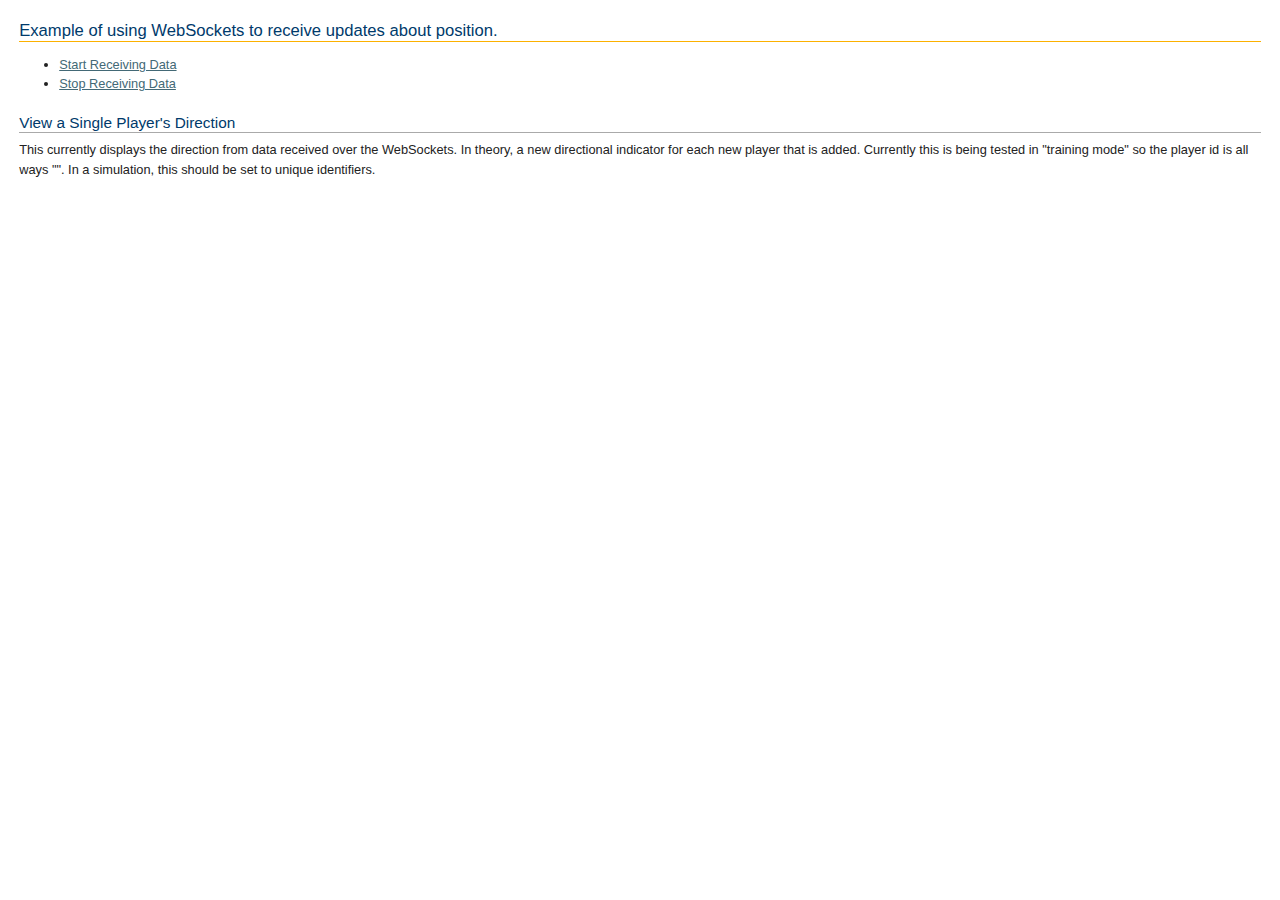
<file: vbs3-pos-subscriber/src/main/resources/com/artistech/jetty/content/ws.html>
<!DOCTYPE HTML>
<html>
    <head>
        <title>VBS3 - GetPos (WebSockets)</title>
        <meta charset="UTF-8">
        <meta name="viewport" content="width=device-width, initial-scale=1.0">
        <link rel="stylesheet" href="style.css" type="text/css">
        <link rel="icon" 
              type="image/png" 
              href="favicon.png" />
        <script type="text/javascript" src="./Long-2.2.5-min.js"></script>
        <script type="text/javascript" src="./ByteBufferAB-4.0.0-min.js"></script>
        <script type="text/javascript" src="./ProtoBuf-4.0.0-min.js"></script>
        <script type="text/javascript" src="./d3-3.5.6-min.js"></script>
        <script type="text/javascript" src="./dial.chart.js"></script>
        <style>
            svg {
                font: 10px sans-serif;
            }
            .line {
                fill: none;
                stroke: #000;
                stroke-width: 1.5px;
            }
            .axis path,
            .axis line {
                fill: none;
                stroke: #000;
                shape-rendering: crispEdges;
            }
        </style>
        <style type="text/css">

            #dial-0 .needle path {
                fill: beige;
            }

            #dial-1 .needle path {
                fill: #b21f24;
            }

            #dial-2 .needle path {
                fill: steelblue;
            }

            circle.label {
                fill: white;
            }       

            line.label {
                stroke: white; 
                stroke-width: 1px;
            }

            text.label {
                font-family: Arial;
                font-size: 12px;
                fill: white; 
            }

            #dial-1 text.label {
                font-size: 16px;      
            } 

            #dial-2 text.label {
                font-size: 14px;      
            } 

        </style>
        <script type="text/javascript">
            if (typeof dcodeIO === 'undefined' || !dcodeIO.ProtoBuf) {
                throw(new Error("ProtoBuf.js is not present. Please see www/index.html for manual setup instructions."));
            }
            // Initialize ProtoBuf.js
            var ProtoBuf = dcodeIO.ProtoBuf;
            var Position = ProtoBuf.loadProtoFile("./Vbs3GetPos.proto").build("VBS3.Position");
            var ws = null;

            function webSocketTest()
            {
                if (ws === null) {
                    // Let us open a web socket
                    ws = new WebSocket("ws://localhost:8888/getpos");
                    ws.binaryType = "arraybuffer";

                    ws.onopen = function ()
                    {
                        connected = true;
                        // Web Socket is connected, send data using send()
                        console.log("Connected...");
                        //ws.send("Message to send");
                        //alert("Message is sent...");
                    };

                    ws.onmessage = function (evt)
                    {
                        try {
                            var msg = Position.decode(evt.data);
                            msg.id = msg.id.replace(/\"/g, "");
                            msg.id = "#player_" + msg.id;
                            createDirDial(msg.id);
//                            console.log("id: " + msg.id);
//                            console.log("x: " + msg.x);
//                            console.log("y: " + msg.y);
//                            console.log("z: " + msg.z);
//                            console.log("dir: " + msg.deltaT);
//                            console.log("deltaT: " + msg.dir);
//                            console.log("worldCenterX: " + msg.worldCenterX);
//                            console.log("worldCenterY: " + msg.worldCenterY);
                            direction_indicators[msg.id](msg);
                        } catch (err) {
                            console.log(err);
                        }
                    };

                    ws.onclose = function ()
                    {
                        ws = null;
                        console.log("Connection is closed...");
                        // websocket is closed.
                        //alert("Connection is closed..."); 
                    };
                }
            }
            function stopWebSocketTest() {
                if (ws !== null) {
                    ws.close();
                    ws = null;
                } else {
                    console.log("Connection already closed...");
                }
            }
        </script>

    </head>
    <body>
        <div id="sse">
            <h1>Example of using WebSockets to receive updates about position.</h1>
            <ul>
                <li><a href="javascript:webSocketTest()">Start Receiving Data</a></li>
                <li><a href="javascript:stopWebSocketTest()">Stop Receiving Data</a></li>
            </ul>
            <!--            To view data (for now) you must view the web-browser's console.
                        <ul>
                            <li>Chrome: <kbd>ctrl + shift + j</kbd></li>
                            <li>FireFox: <kbd>ctrl + shift + j</kbd></li>
                        </ul>-->
        </div>

        <h2>View a Single Player's Direction</h2>
        This currently displays the direction from data received over the WebSockets.
        In theory, a new directional indicator for each new player that is added.
        Currently this is being tested in "training mode" so the player id is all ways "".
        In a simulation, this should be set to unique identifiers.
        <script type="text/javascript">
            var direction_indicators = {};

            function createDirDial(chartselector) {

                if (chartselector in direction_indicators) {
                    return this;
                }

                var id = chartselector;
                var svg = d3.select("body").append("div");
                svg.attr("id", id.replace(/#/g, ""));
                svg.append("h3").text("Player: " + id);

                direction_indicators[id] = updateDirection;

                //x, y values below are not used
                var layout = [
//                    {x: 150, y: 250, r: 80, m: 360, ticks: 2, mark: 'line'},
//                    {x: 460, y: 250, r: 200, m: 360, ticks: 4, mark: 'line'},
                    {x: 810, y: 250, r: 120, m: 360, ticks: 2, mark: 'circle'}
                ];
                var w = layout[0].r * 4;
                var h = layout[0].r * 4;

                var charts = layout.map(function (d) {
                    return NBXDialChart()
                            .width(d.r * 2)
                            .height(d.r * 2)
                            .domain([0, d.m])
                            .range([-180, 180])
                            .minorTicks(d.ticks)
                            .minorMark(d.mark);
                });

                var svg = d3.select(id)
                        .append('svg:svg')
                        .attr('width', w)
                        .attr('height', h);

                var dials = svg.selectAll('g.dial')
                        .data(layout)
                        .enter().append('svg:g')
                        .attr('class', 'dial')
                        .attr('id', function (d, i) {
                            return 'dial-' + i;
                        })
                        .attr('transform', function (d) {
                            //return 'translate(' + (d.x - d.r) + ',' + (d.y - d.r) + ')';
                            return 'translate(' + (d.r) + ',' + (d.r) + ')';
                        });

                dials.each(function (d, i) {
                    d3.select(this).data([0]).call(charts[i]);
                });

                function updateDirection(msg) {
                    dials.each(function (d, i) {
                        d3.select(this)
                                .data([msg.dir])
                                .call(charts[i]);
                    });
                }

                return this;
            }
        </script>

        <script>
//            var n = 40,
//                    random = d3.random.normal(0, .2),
//                    data = d3.range(n).map(random);
//            var margin = {top: 20, right: 20, bottom: 20, left: 40},
//            width = 960 - margin.left - margin.right,
//                    height = 500 - margin.top - margin.bottom;
//            var x = d3.scale.linear()
//                    .domain([0, n - 1])
//                    .range([0, width]);
//            var y = d3.scale.linear()
//                    //.domain([-1, 1])
//                    .domain([0, 360])
//                    .range([height, 0]);
//            var line = d3.svg.line()
//                    .x(function (d, i) {
//                        return x(i);
//                    })
//                    .y(function (d, i) {
//                        return y(d);
//                    });
//            var svg = d3.select("body").append("svg")
//                    .attr("width", width + margin.left + margin.right)
//                    .attr("height", height + margin.top + margin.bottom)
//                    .append("g")
//                    .attr("transform", "translate(" + margin.left + "," + margin.top + ")");
//            svg.append("defs").append("clipPath")
//                    .attr("id", "clip")
//                    .append("rect")
//                    .attr("width", width)
//                    .attr("height", height);
//            svg.append("g")
//                    .attr("class", "x axis")
//                    .attr("transform", "translate(0," + y(0) + ")")
//                    .call(d3.svg.axis().scale(x).orient("bottom"));
//            svg.append("g")
//                    .attr("class", "y axis")
//                    .call(d3.svg.axis().scale(y).orient("left"));
//            var path = svg.append("g")
//                    .attr("clip-path", "url(#clip)")
//                    .append("path")
//                    .datum(data)
//                    .attr("class", "line")
//                    .attr("d", line);
//
//            function updateData(msg) {
//                // push a new data point onto the back
//                data.push(msg.dir);
//                // redraw the line, and slide it to the left
//                path
//                        .attr("d", line)
//                        .attr("transform", null)
//                        .transition()
//                        .duration(500)
//                        .ease("linear")
//                        .attr("transform", "translate(" + x(-1) + ",0)");
//                // pop the old data point off the front
//                data.shift();
//            }
////            tick();
////            function tick() {
////                // push a new data point onto the back
////                data.push(random());
////                // redraw the line, and slide it to the left
////                path
////                        .attr("d", line)
////                        .attr("transform", null)
////                        .transition()
////                        .duration(500)
////                        .ease("linear")
////                        .attr("transform", "translate(" + x(-1) + ",0)")
////                        .each("end", tick);
////                // pop the old data point off the front
////                data.shift();
////            }
        </script>
    </body>
</html>
</file>
<file: vbs3-pos-subscriber/src/main/resources/com/artistech/jetty/content/style.css>
/**
 * CSS Reset
 * From Blueprint reset.css
 * http://blueprintcss.googlecode.com
 */
/*
html, body, div, span, object, iframe, h1, h2, h3, h4, h5, h6, p, blockquote, pre, a, abbr, acronym, address, code, del, dfn, em, img, q, dl, dt, dd, fieldset, form, label, legend, table, caption, tbody, tfoot, thead, tr, th, td {margin:0;padding:0;border:0;font-weight:inherit;font-style:inherit;font-size:100%;font-family:inherit;vertical-align:baseline;}
*/
body {line-height:1.5;}
table {border-collapse:separate;border-spacing:0;}
caption, th, td {text-align:left;font-weight:normal;}
table, td, th {vertical-align:middle;}
blockquote:before, blockquote:after, q:before, q:after {content:"";}
blockquote, q {quotes:"" "";}
a img {border:none;}

/**
 * Basic Typography
 */
body {
    font-family: "Lucida Grande", Verdana, Geneva, Lucida, Arial, Helvetica, sans-serif;
    font-size: 80%;
    color: #222;
    background: #fff;
    margin: 1em 1.5em;
}
pre, code {
    margin: 1.5em 0;
    white-space: pre;
}
pre, code {
    font: 1em 'andale mono', 'lucida console', monospace;
    line-height:1.5;
}
a[href] {
    color: #436976;
    background-color: transparent;
}
h1, h2, h3, h4, h5, h6 {
    color: #003a6b;
    background-color: transparent;
    font: 100% 'Lucida Grande', Verdana, Geneva, Lucida, Arial, Helvetica, sans-serif;
    margin: 0;
    padding-top: 0.5em;
}
h1 {
    font-size: 130%;
    margin-bottom: 0.5em;
    border-bottom: 1px solid #fcb100;
}
h2 {
    font-size: 120%;
    margin-bottom: 0.5em;
    border-bottom: 1px solid #aaa;
}
h3 {
    font-size: 110%;
    margin-bottom: 0.5em;
    text-decoration: underline;
}
h4 {
    font-size: 100%;
    font-weight: bold;
}
h5 {
    font-size: 100%;
    font-weight: bold;
}
h6 {
    font-size: 80%;
    font-weight: bold;
}

.olControlAttribution {
    bottom: 5px;
}

/**
 * Map Examples Specific
 */
.smallmap {
    width: 512px;
    height: 256px;
    border: 1px solid #ccc;
}
#tags {
    display: none;
}

#docs p {
    margin-bottom: 0.5em;
}
/* mobile specific */
@media only screen and (max-width: 600px) {
    body {
        height           : 100%;
        margin           : 0;
        padding          : 0;
        width            : 100%;
    }
    #map {
        background : #7391ad;
        width      : 100%;
    }
    #map {
        border : 0;
        height : 250px;
    }
    #title {
        font-size   : 1.3em;
        line-height : 2em;
        text-indent : 1em;
        margin      : 0;
        padding     : 0;
    }
    #docs {
        bottom     : 0;
        padding    : 1em;
    }
    #shortdesc {
        color      : #aaa;
        font-size  : 0.8em;
        padding    : 1em;
        text-align : right;
    }
    #tags {
        display : none;
    }
}
@media only screen and (orientation: landscape) and (max-width: 600px) {
    #shortdesc {
       float: right;
       width: 25%;
    }
    #map {
        width: 70%;
    }
    #docs {
        font-size: 12px;
    }
}
body {
    -webkit-text-size-adjust: none;
}
</file>
